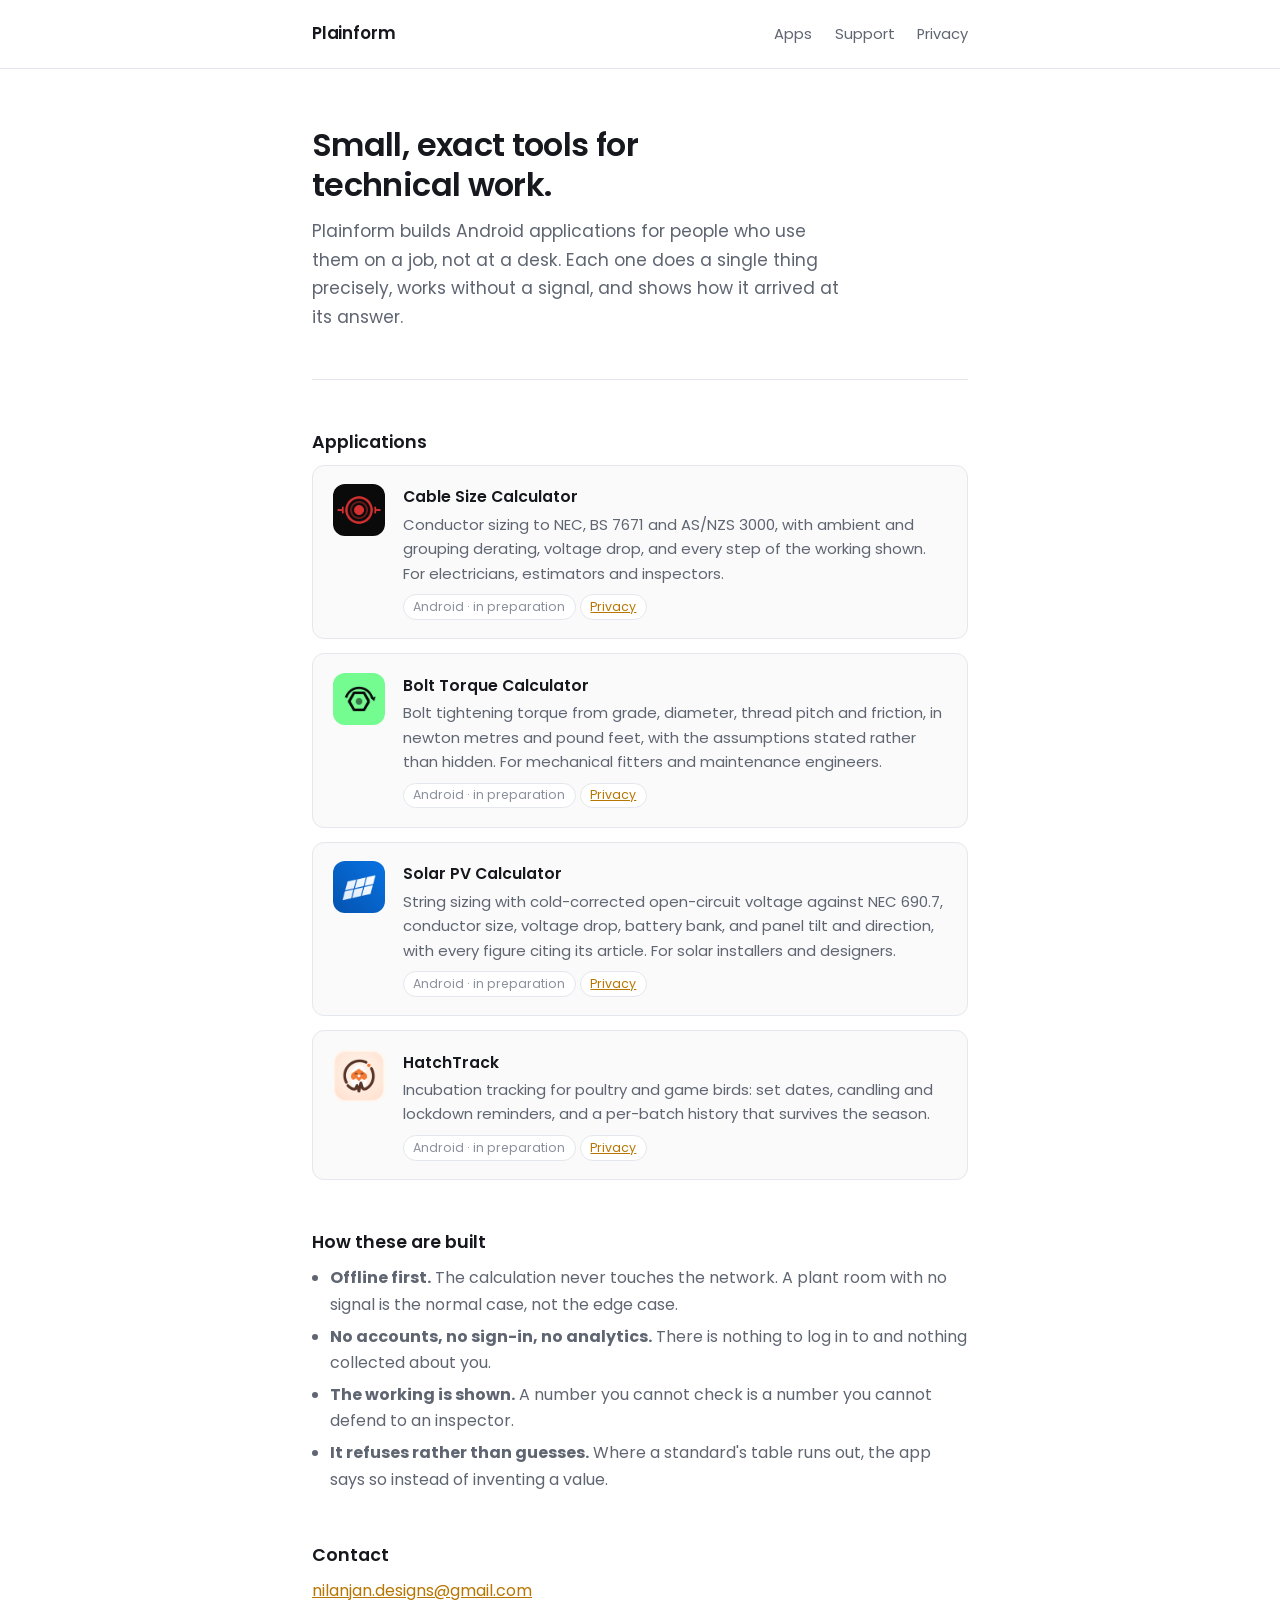
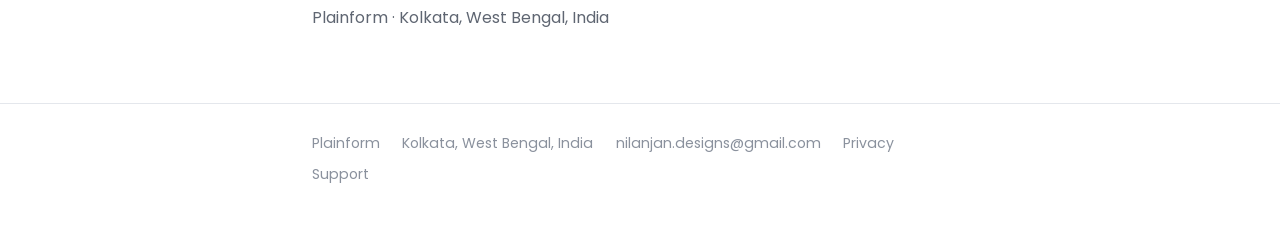
<file: index.html>
<!doctype html>
<html lang="en">
<meta charset="utf-8">
<meta name="viewport" content="width=device-width,initial-scale=1">
<title>Plainform — small, exact tools for technical work</title>
<meta name="description" content="Plainform builds Android tools for trades and technical work. Offline-first, no accounts; your work stays on your device.">
<link rel="icon" href="icon.png">
<link rel="preconnect" href="https://fonts.googleapis.com">
<link rel="preconnect" href="https://fonts.gstatic.com" crossorigin>
<link href="https://fonts.googleapis.com/css2?family=Poppins:wght@400;500;600&display=swap" rel="stylesheet">
<link rel="stylesheet" href="style.css">
<header><div class="wrap">
  <a class="brand" href="./">Plainform</a>
  <nav>
    <a href="./">Apps</a>
    <a href="support.html">Support</a>
    <a href="privacy.html">Privacy</a>
  </nav>
</div></header>
<main class="wrap">
<h1>Small, exact tools for<br>technical work.</h1>
<p class="lead">
  Plainform builds Android applications for people who use them on a job, not
  at a desk. Each one does a single thing precisely, works without a signal,
  and shows how it arrived at its answer.
</p>

<hr class="rule">

<h2>Applications</h2>
<div class="app">
  <img src="icon-cablecalc.png" alt="Cable Size Calculator icon">
  <div>
    <h3>Cable Size Calculator</h3>
    <p>
      Conductor sizing to NEC, BS 7671 and AS/NZS 3000, with ambient and
      grouping derating, voltage drop, and every step of the working shown.
      For electricians, estimators and inspectors.
    </p>
    <span class="tag">Android · in preparation</span>
    <span class="tag"><a href="privacy.html">Privacy</a></span>
  </div>
</div>

<div class="app" style="margin-top:14px">
  <img src="icon-torquecalc.png" alt="Bolt Torque Calculator icon">
  <div>
    <h3>Bolt Torque Calculator</h3>
    <p>
      Bolt tightening torque from grade, diameter, thread pitch and friction,
      in newton metres and pound feet, with the assumptions stated rather than
      hidden. For mechanical fitters and maintenance engineers.
    </p>
    <span class="tag">Android · in preparation</span>
    <span class="tag"><a href="torque-privacy.html">Privacy</a></span>
  </div>
</div>

<div class="app" style="margin-top:14px">
  <img src="icon-pvcalc.png" alt="Solar PV Calculator icon">
  <div>
    <h3>Solar PV Calculator</h3>
    <p>
      String sizing with cold-corrected open-circuit voltage against NEC 690.7,
      conductor size, voltage drop, battery bank, and panel tilt and direction,
      with every figure citing its article. For solar installers and designers.
    </p>
    <span class="tag">Android · in preparation</span>
    <span class="tag"><a href="pv-privacy.html">Privacy</a></span>
  </div>
</div>

<div class="app" style="margin-top:14px">
  <img src="icon-hatchtrack.png" alt="HatchTrack icon">
  <div>
    <h3>HatchTrack</h3>
    <p>
      Incubation tracking for poultry and game birds: set dates, candling and
      lockdown reminders, and a per-batch history that survives the season.
    </p>
    <span class="tag">Android · in preparation</span>
    <span class="tag"><a href="hatchtrack-privacy.html">Privacy</a></span>
  </div>
</div>

<h2>How these are built</h2>
<ul class="plain">
  <li><strong>Offline first.</strong> The calculation never touches the network. A plant room with no signal is the normal case, not the edge case.</li>
  <li><strong>No accounts, no sign-in, no analytics.</strong> There is nothing to log in to and nothing collected about you.</li>
  <li><strong>The working is shown.</strong> A number you cannot check is a number you cannot defend to an inspector.</li>
  <li><strong>It refuses rather than guesses.</strong> Where a standard's table runs out, the app says so instead of inventing a value.</li>
</ul>

<h2>Contact</h2>
<p class="muted">
  <a href="mailto:nilanjan.designs@gmail.com">nilanjan.designs@gmail.com</a><br>
  Plainform · Kolkata, West Bengal, India
</p>
</main>
<footer><div class="wrap">
  <span>Plainform</span>
  <span>Kolkata, West Bengal, India</span>
  <a href="mailto:nilanjan.designs@gmail.com">nilanjan.designs@gmail.com</a>
  <a href="privacy.html">Privacy</a>
  <a href="support.html">Support</a>
</div></footer>
</html>
</file>
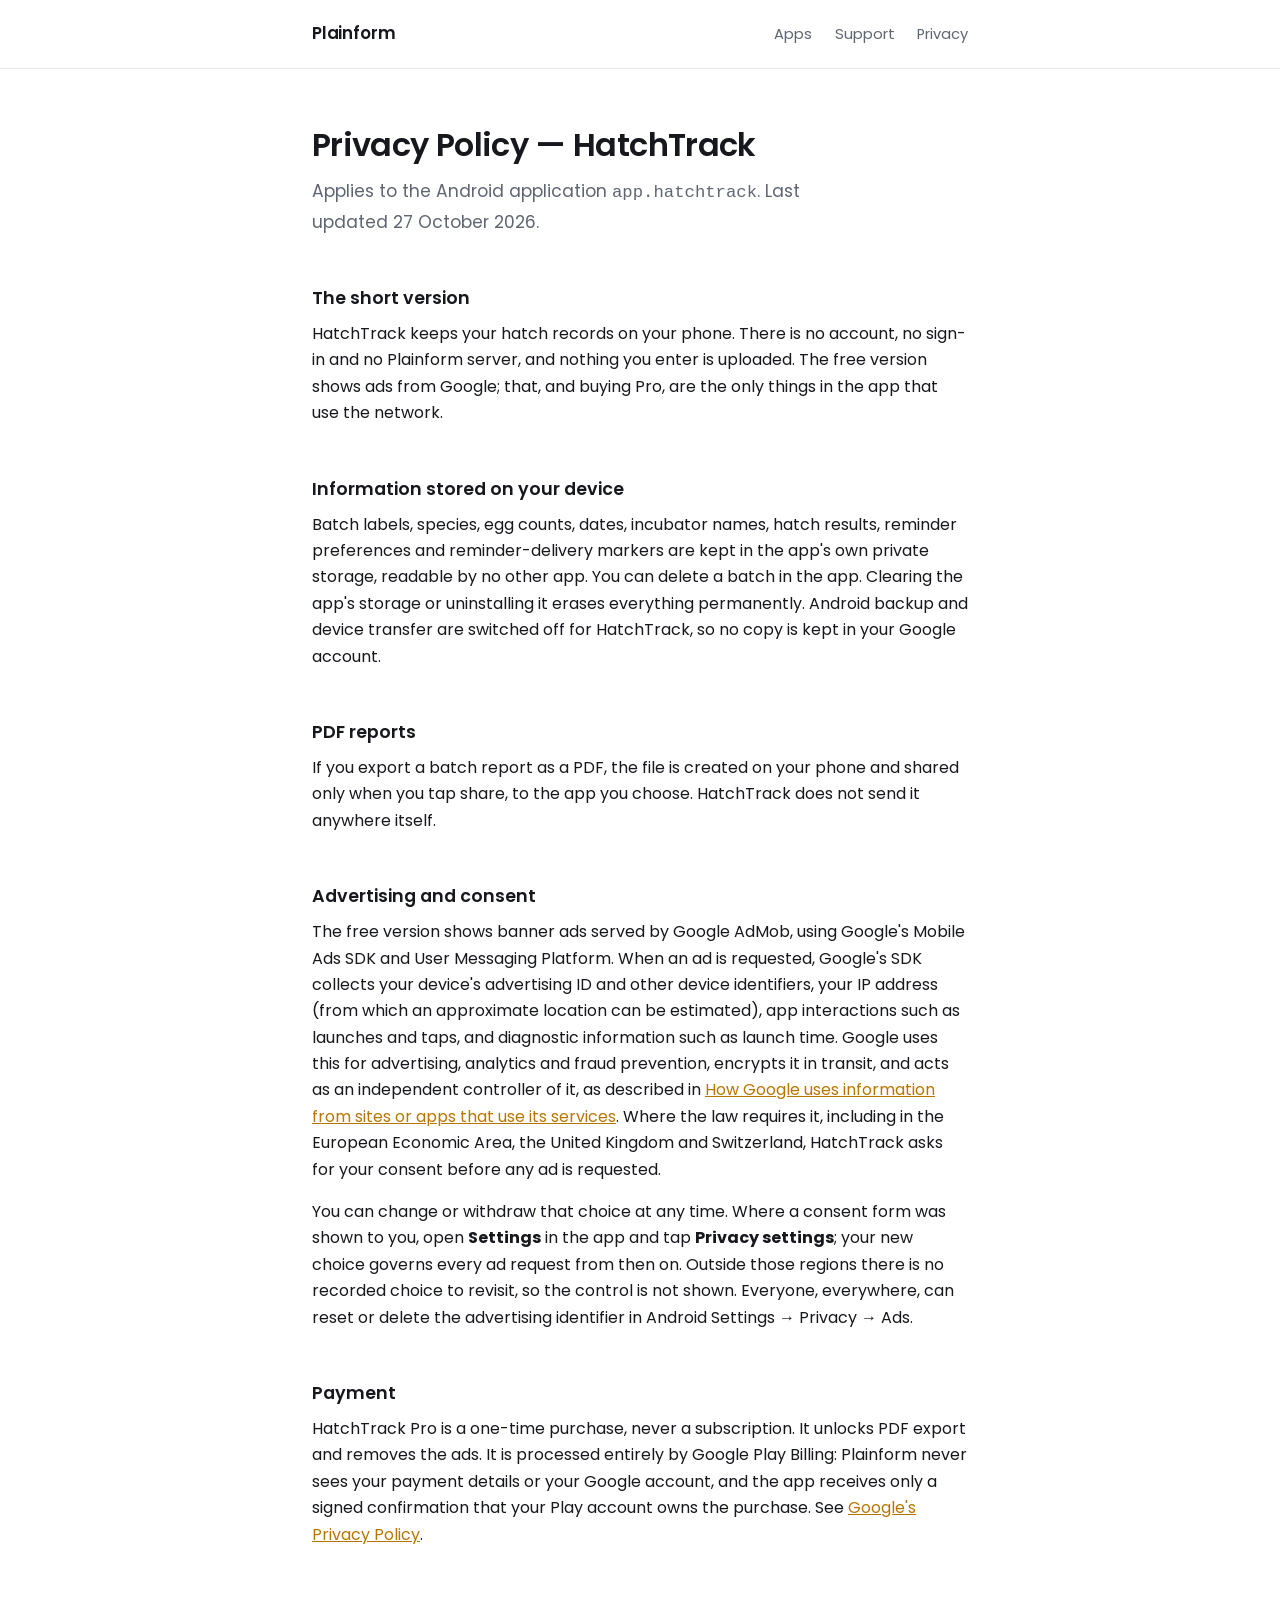
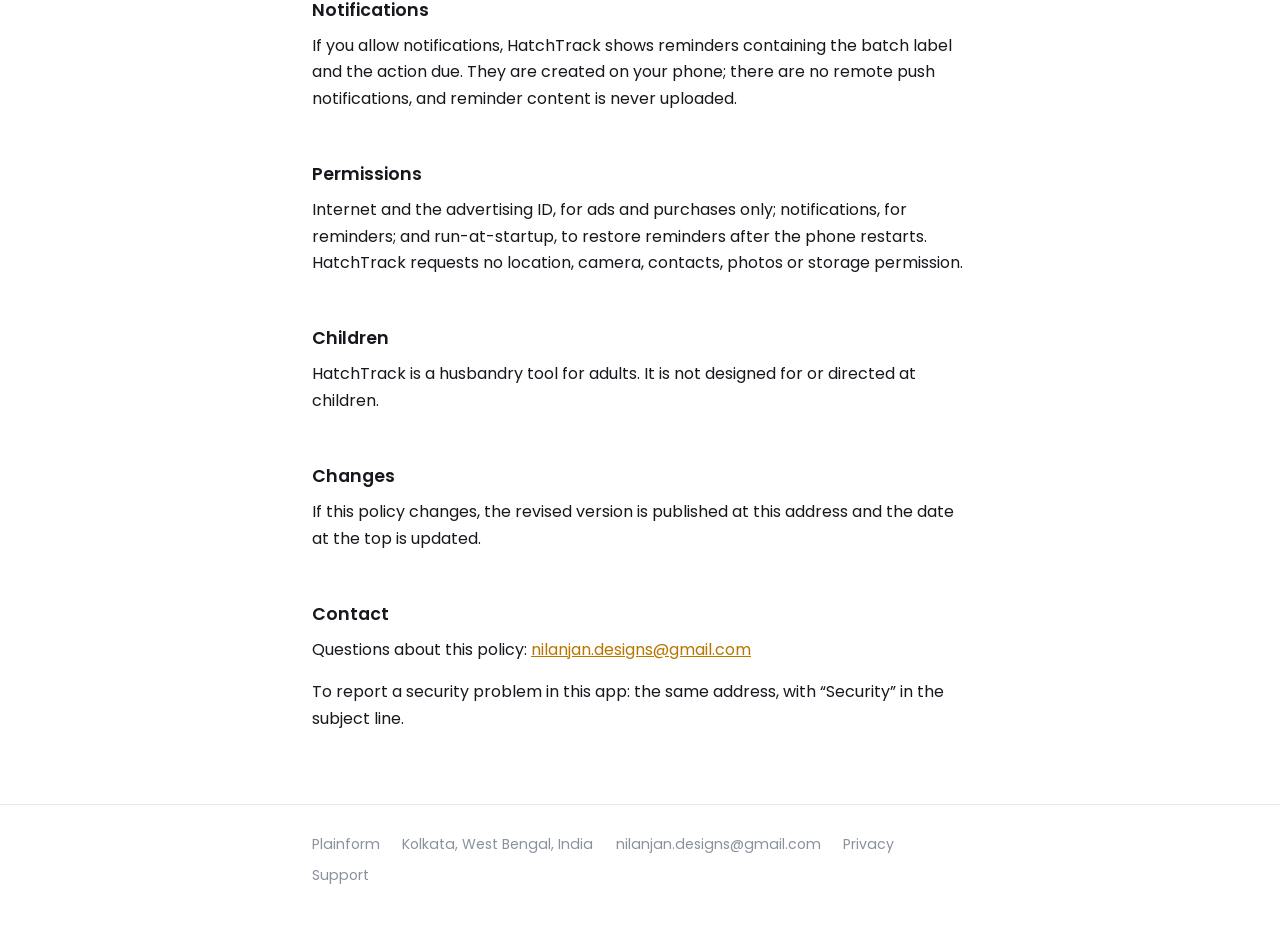
<file: hatchtrack-privacy.html>
<!doctype html>
<html lang="en">
<meta charset="utf-8">
<meta name="viewport" content="width=device-width,initial-scale=1">
<title>Privacy Policy — HatchTrack — Plainform</title>
<meta name="description" content="Privacy policy for the HatchTrack Android application by Plainform.">
<link rel="icon" href="icon.png">
<link rel="preconnect" href="https://fonts.googleapis.com">
<link rel="preconnect" href="https://fonts.gstatic.com" crossorigin>
<link href="https://fonts.googleapis.com/css2?family=Poppins:wght@400;500;600&display=swap" rel="stylesheet">
<link rel="stylesheet" href="style.css">
<header><div class="wrap">
  <a class="brand" href="./">Plainform</a>
  <nav>
    <a href="./">Apps</a>
    <a href="support.html">Support</a>
    <a href="privacy.html">Privacy</a>
  </nav>
</div></header>
<main class="wrap">
<h1>Privacy Policy — HatchTrack</h1>
<p class="lead">Applies to the Android application <code>app.hatchtrack</code>. Last updated 27 October 2026.</p>

<h2>The short version</h2>
<p>
  HatchTrack keeps your hatch records on your phone. There is no account, no
  sign-in and no Plainform server, and nothing you enter is uploaded. The free
  version shows ads from Google; that, and buying Pro, are the only things in
  the app that use the network.
</p>

<h2>Information stored on your device</h2>
<p>
  Batch labels, species, egg counts, dates, incubator names, hatch results,
  reminder preferences and reminder-delivery markers are kept in the app's own
  private storage, readable by no other app. You can delete a batch in the app.
  Clearing the app's storage or uninstalling it erases everything permanently.
  Android backup and device transfer are switched off for HatchTrack, so no
  copy is kept in your Google account.
</p>

<h2>PDF reports</h2>
<p>
  If you export a batch report as a PDF, the file is created on your phone and
  shared only when you tap share, to the app you choose. HatchTrack does not
  send it anywhere itself.
</p>

<h2>Advertising and consent</h2>
<p>
  The free version shows banner ads served by Google AdMob, using Google's
  Mobile Ads SDK and User Messaging Platform. When an ad is requested, Google's
  SDK collects your device's advertising ID and other device identifiers, your
  IP address (from which an approximate location can be estimated), app
  interactions such as launches and taps, and diagnostic information such as
  launch time. Google uses this for advertising, analytics and fraud
  prevention, encrypts it in transit, and acts as an independent controller of
  it, as described in
  <a href="https://policies.google.com/technologies/partner-sites">How Google uses information from sites or apps that use its services</a>.
  Where the law requires it, including in the European Economic Area, the
  United Kingdom and Switzerland, HatchTrack asks for your consent before any
  ad is requested.
</p>
<p>
  You can change or withdraw that choice at any time. Where a consent form was
  shown to you, open <strong>Settings</strong> in the app and tap
  <strong>Privacy settings</strong>; your new choice governs every ad request
  from then on. Outside those regions there is no recorded choice to revisit,
  so the control is not shown. Everyone, everywhere, can reset or delete the
  advertising identifier in Android Settings &rarr; Privacy &rarr; Ads.
</p>

<h2>Payment</h2>
<p>
  HatchTrack Pro is a one-time purchase, never a subscription. It unlocks PDF
  export and removes the ads. It is processed entirely by Google Play Billing:
  Plainform never sees your payment details or your Google account, and the app
  receives only a signed confirmation that your Play account owns the purchase.
  See <a href="https://policies.google.com/privacy">Google's Privacy Policy</a>.
</p>

<h2>Notifications</h2>
<p>
  If you allow notifications, HatchTrack shows reminders containing the batch
  label and the action due. They are created on your phone; there are no
  remote push notifications, and reminder content is never uploaded.
</p>

<h2>Permissions</h2>
<p>
  Internet and the advertising ID, for ads and purchases only; notifications,
  for reminders; and run-at-startup, to restore reminders after the phone
  restarts. HatchTrack requests no location, camera, contacts, photos or
  storage permission.
</p>

<h2>Children</h2>
<p>HatchTrack is a husbandry tool for adults. It is not designed for or directed at children.</p>

<h2>Changes</h2>
<p>
  If this policy changes, the revised version is published at this address and
  the date at the top is updated.
</p>

<h2>Contact</h2>
<p>Questions about this policy: <a href="mailto:nilanjan.designs@gmail.com">nilanjan.designs@gmail.com</a></p>
<p>To report a security problem in this app: the same address, with &ldquo;Security&rdquo; in the subject line.</p>
</main>

<footer><div class="wrap">
  <span>Plainform</span>
  <span>Kolkata, West Bengal, India</span>
  <a href="mailto:nilanjan.designs@gmail.com">nilanjan.designs@gmail.com</a>
  <a href="privacy.html">Privacy</a>
  <a href="support.html">Support</a>
</div></footer>
</html>
</file>
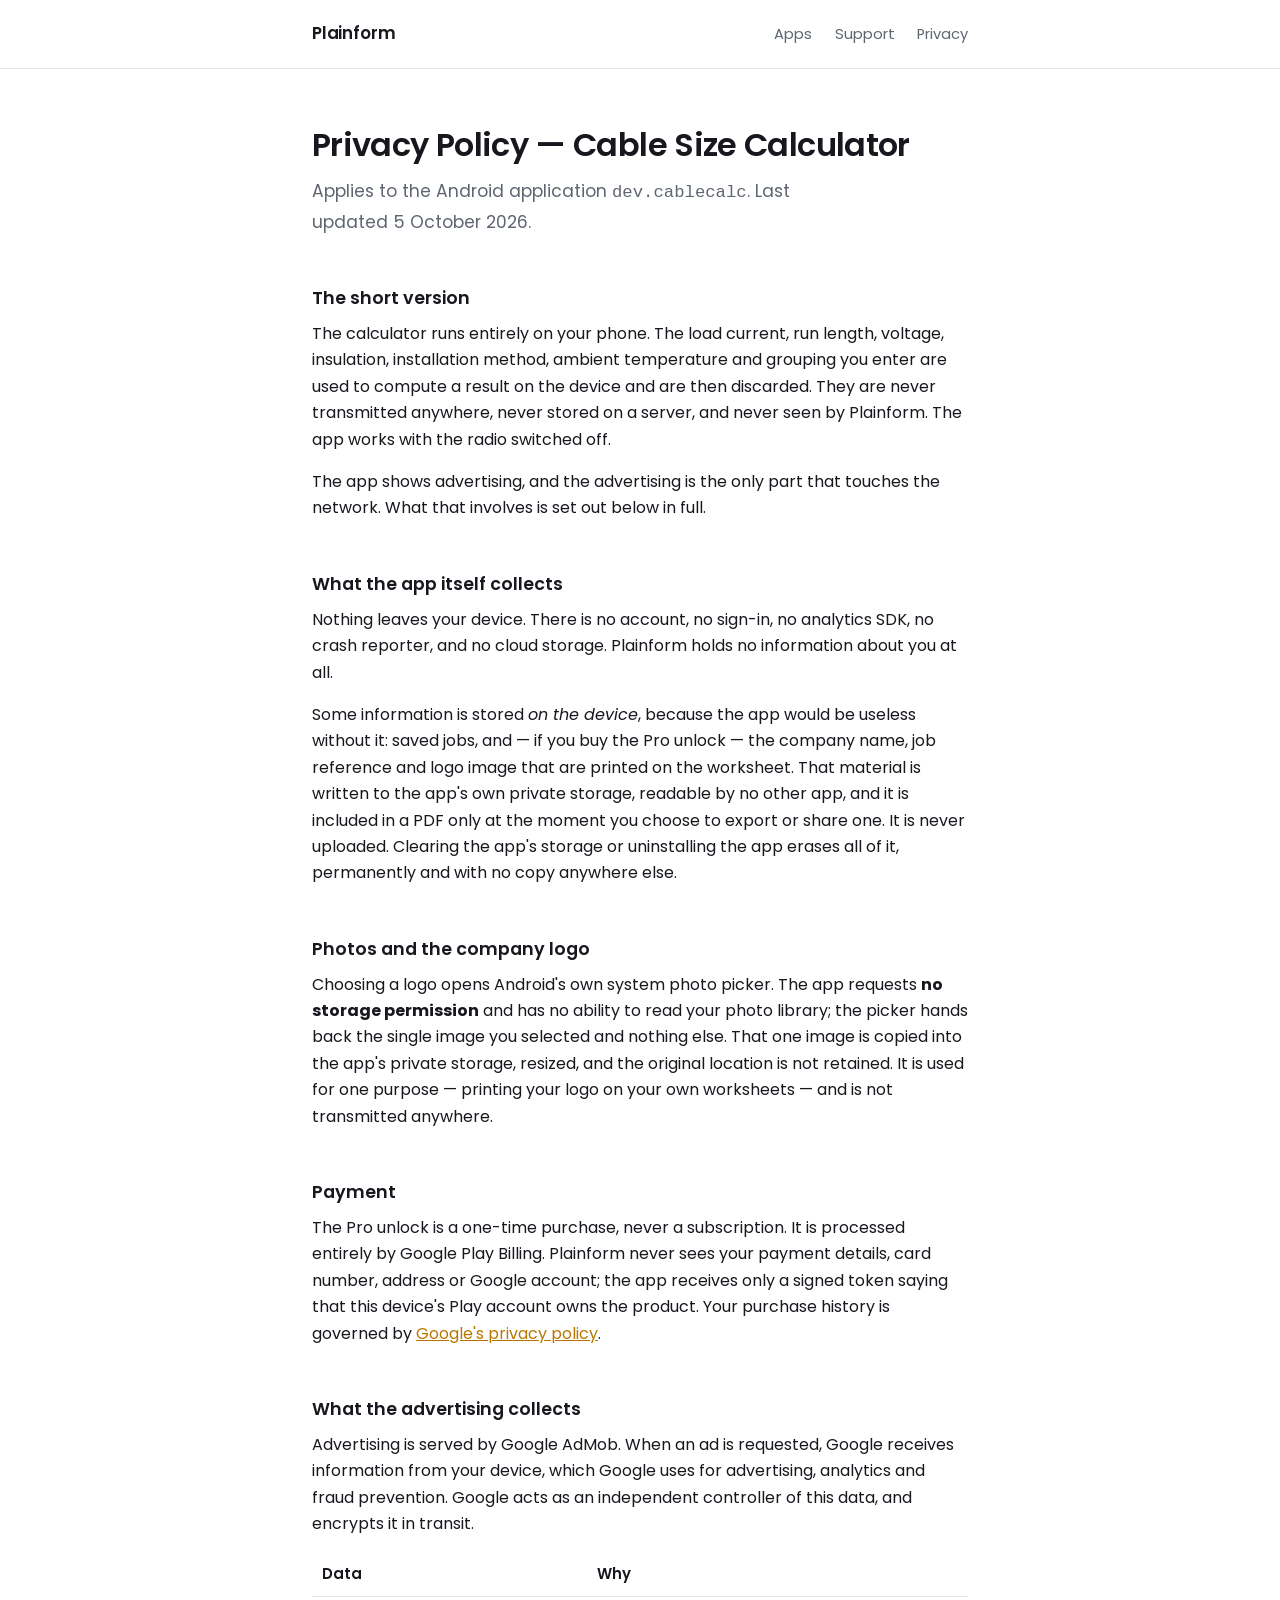
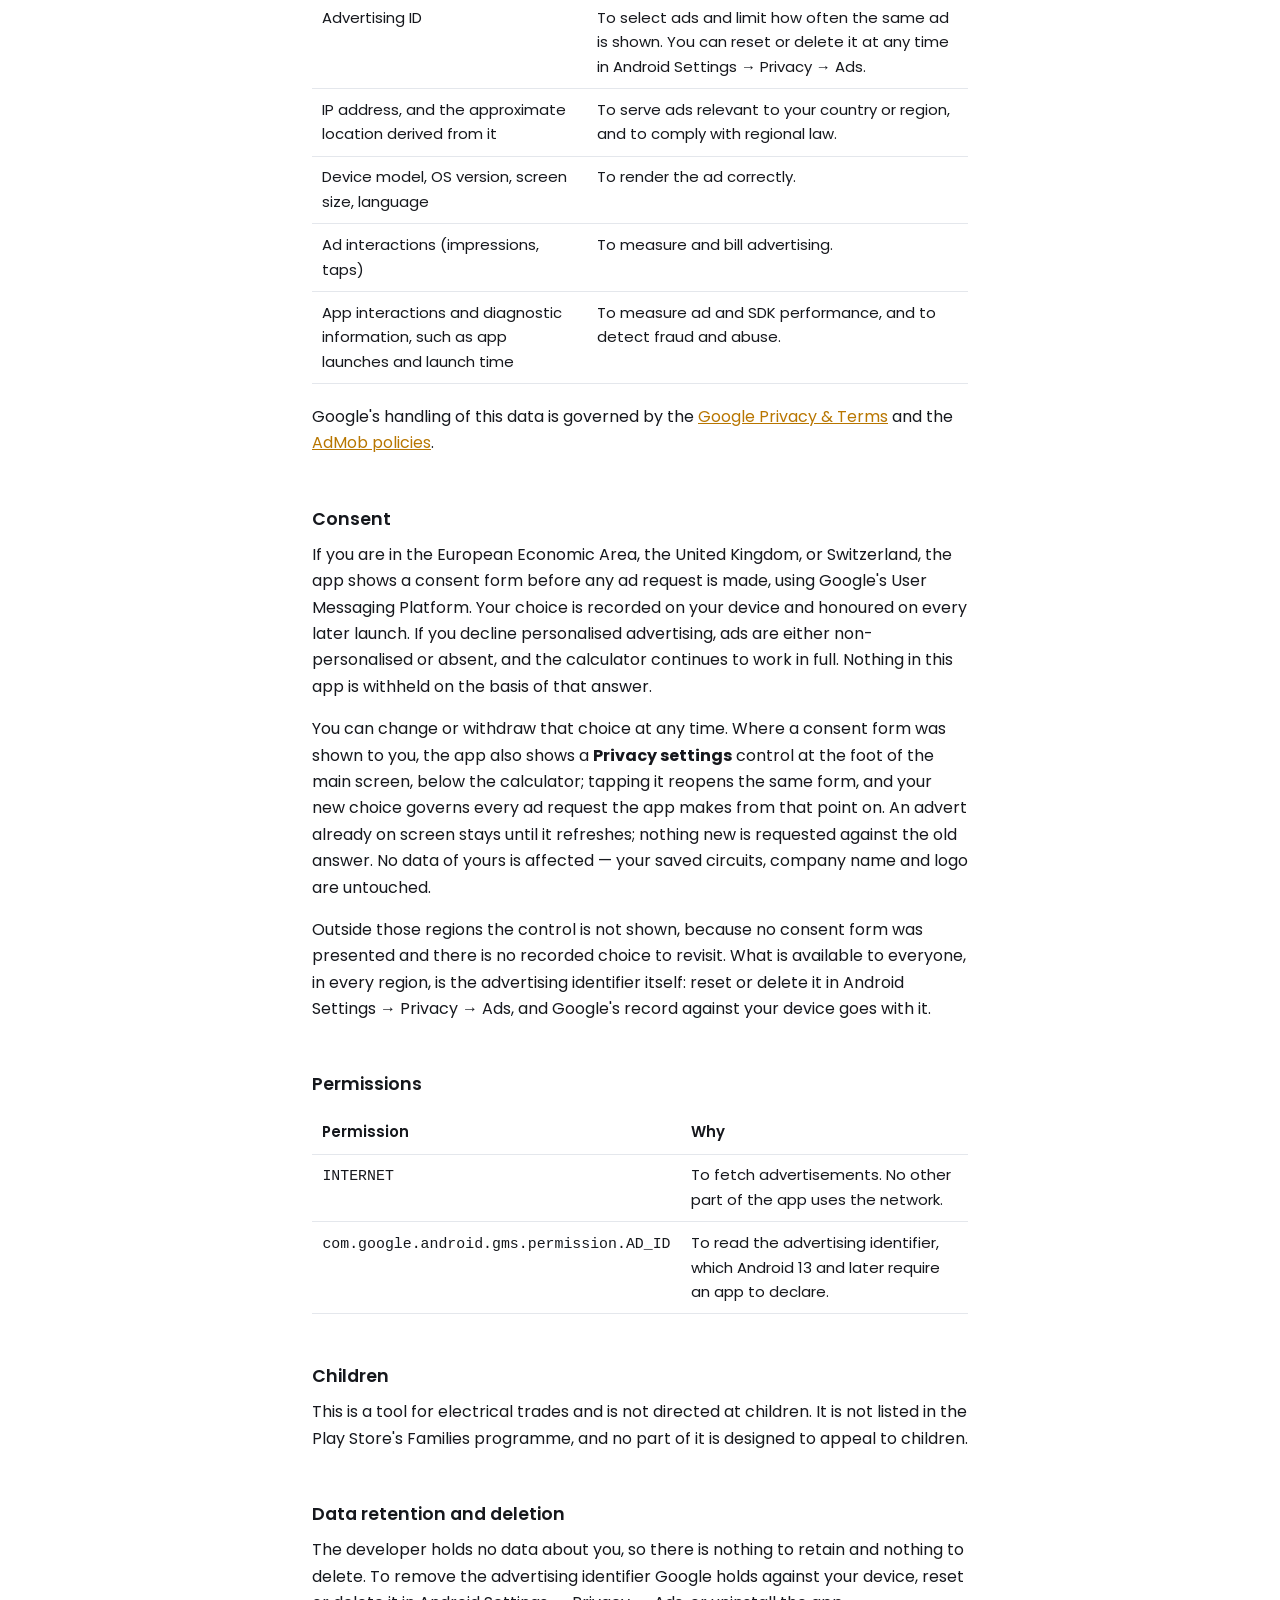
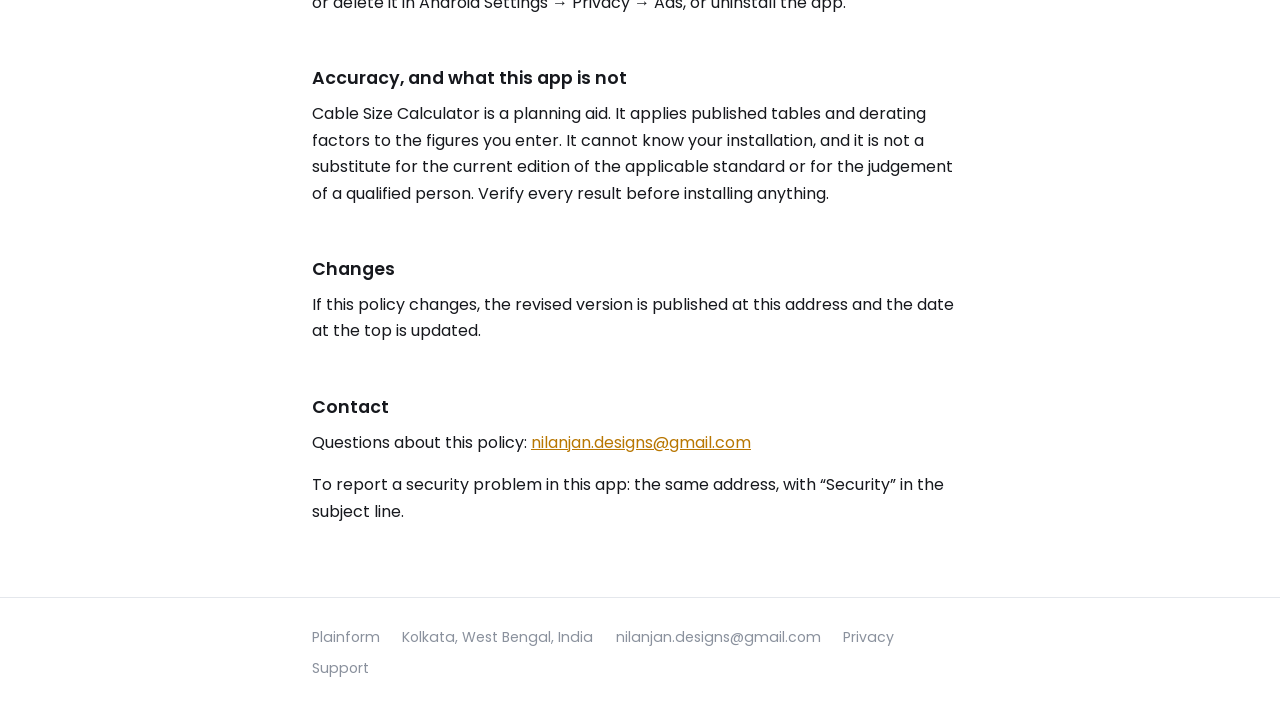
<file: privacy.html>
<!doctype html>
<html lang="en">
<meta charset="utf-8">
<meta name="viewport" content="width=device-width,initial-scale=1">
<title>Privacy Policy — Cable Size Calculator — Plainform</title>
<meta name="description" content="Privacy policy for the Cable Size Calculator Android application by Plainform.">
<link rel="icon" href="icon.png">
<link rel="preconnect" href="https://fonts.googleapis.com">
<link rel="preconnect" href="https://fonts.gstatic.com" crossorigin>
<link href="https://fonts.googleapis.com/css2?family=Poppins:wght@400;500;600&display=swap" rel="stylesheet">
<link rel="stylesheet" href="style.css">
<header><div class="wrap">
  <a class="brand" href="./">Plainform</a>
  <nav>
    <a href="./">Apps</a>
    <a href="support.html">Support</a>
    <a href="privacy.html">Privacy</a>
  </nav>
</div></header>
<main class="wrap">
<h1>Privacy Policy — Cable Size Calculator</h1>
<p class="lead">Applies to the Android application <code>dev.cablecalc</code>. Last updated 5 October 2026.</p>

<h2>The short version</h2>
<p>
  The calculator runs entirely on your phone. The load current, run length,
  voltage, insulation, installation method, ambient temperature and grouping
  you enter are used to compute a result on the device and are then discarded.
  They are never transmitted anywhere, never stored on a server, and never
  seen by Plainform. The app works with the radio switched off.
</p>
<p>
  The app shows advertising, and the advertising is the only part that touches
  the network. What that involves is set out below in full.
</p>

<h2>What the app itself collects</h2>
<p>
  Nothing leaves your device. There is no account, no sign-in, no analytics
  SDK, no crash reporter, and no cloud storage. Plainform holds no information
  about you at all.
</p>
<p>
  Some information is stored <em>on the device</em>, because the app would be
  useless without it: saved jobs, and &mdash; if you buy the Pro unlock &mdash; the
  company name, job reference and logo image that are printed on the worksheet.
  That material is written to the app's own private storage, readable by no
  other app, and it is included in a PDF only at the moment you choose to
  export or share one. It is never uploaded. Clearing the app's storage or
  uninstalling the app erases all of it, permanently and with no copy anywhere
  else.
</p>

<h2>Photos and the company logo</h2>
<p>
  Choosing a logo opens Android's own system photo picker. The app requests
  <strong>no storage permission</strong> and has no ability to read your photo
  library; the picker hands back the single image you selected and nothing
  else. That one image is copied into the app's private storage, resized, and
  the original location is not retained. It is used for one purpose &mdash;
  printing your logo on your own worksheets &mdash; and is not transmitted
  anywhere.
</p>

<h2>Payment</h2>
<p>
  The Pro unlock is a one-time purchase, never a subscription. It is processed
  entirely by Google Play Billing. Plainform never sees your payment details,
  card number, address or Google account; the app receives only a signed token
  saying that this device's Play account owns the product. Your purchase
  history is governed by
  <a href="https://policies.google.com/privacy">Google's privacy policy</a>.
</p>

<h2>What the advertising collects</h2>
<p>
  Advertising is served by Google AdMob. When an ad is requested, Google
  receives information from your device, which Google uses for advertising,
  analytics and fraud prevention. Google acts as an independent controller of
  this data, and encrypts it in transit.
</p>
<table>
  <tr><th>Data</th><th>Why</th></tr>
  <tr><td>Advertising ID</td><td>To select ads and limit how often the same ad is shown. You can reset or delete it at any time in Android Settings → Privacy → Ads.</td></tr>
  <tr><td>IP address, and the approximate location derived from it</td><td>To serve ads relevant to your country or region, and to comply with regional law.</td></tr>
  <tr><td>Device model, OS version, screen size, language</td><td>To render the ad correctly.</td></tr>
  <tr><td>Ad interactions (impressions, taps)</td><td>To measure and bill advertising.</td></tr>
  <tr><td>App interactions and diagnostic information, such as app launches and launch time</td><td>To measure ad and SDK performance, and to detect fraud and abuse.</td></tr>
</table>
<p>
  Google's handling of this data is governed by the
  <a href="https://policies.google.com/technologies/partner-sites">Google Privacy &amp; Terms</a>
  and the
  <a href="https://support.google.com/admob/answer/6128543">AdMob policies</a>.
</p>

<h2>Consent</h2>
<p>
  If you are in the European Economic Area, the United Kingdom, or Switzerland,
  the app shows a consent form before any ad request is made, using Google's
  User Messaging Platform. Your choice is recorded on your device and honoured
  on every later launch. If you decline personalised advertising, ads are
  either non-personalised or absent, and the calculator continues to work in
  full. Nothing in this app is withheld on the basis of that answer.
</p>
<p>
  You can change or withdraw that choice at any time. Where a consent form was
  shown to you, the app also shows a <strong>Privacy settings</strong> control
  at the foot of the main screen, below the calculator; tapping it reopens the
  same form, and your new choice governs every ad request the app makes from
  that point on. An advert already on screen stays until it refreshes; nothing
  new is requested against the old answer. No data of yours is affected — your
  saved circuits, company name and logo are untouched.
</p>
<p>
  Outside those regions the control is not shown, because no consent form was
  presented and there is no recorded choice to revisit. What is available to
  everyone, in every region, is the advertising identifier itself: reset or
  delete it in Android Settings → Privacy → Ads, and Google's record against
  your device goes with it.
</p>

<h2>Permissions</h2>
<table>
  <tr><th>Permission</th><th>Why</th></tr>
  <tr><td><code>INTERNET</code></td><td>To fetch advertisements. No other part of the app uses the network.</td></tr>
  <tr><td><code>com.google.android.gms.permission.AD_ID</code></td><td>To read the advertising identifier, which Android 13 and later require an app to declare.</td></tr>
</table>

<h2>Children</h2>
<p>
  This is a tool for electrical trades and is not directed at children. It is
  not listed in the Play Store's Families programme, and no part of it is
  designed to appeal to children.
</p>

<h2>Data retention and deletion</h2>
<p>
  The developer holds no data about you, so there is nothing to retain and
  nothing to delete. To remove the advertising identifier Google holds against
  your device, reset or delete it in Android Settings → Privacy → Ads, or
  uninstall the app.
</p>

<h2>Accuracy, and what this app is not</h2>
<p>
  Cable Size Calculator is a planning aid. It applies published tables and
  derating factors to the figures you enter. It cannot know your installation,
  and it is not a substitute for the current edition of the applicable standard
  or for the judgement of a qualified person. Verify every result before
  installing anything.
</p>

<h2>Changes</h2>
<p>
  If this policy changes, the revised version is published at this address and
  the date at the top is updated.
</p>

<h2>Contact</h2>
<p>Questions about this policy: <a href="mailto:nilanjan.designs@gmail.com">nilanjan.designs@gmail.com</a></p>
<p>To report a security problem in this app: the same address, with &ldquo;Security&rdquo; in the subject line.</p>
</main>
<footer><div class="wrap">
  <span>Plainform</span>
  <span>Kolkata, West Bengal, India</span>
  <a href="mailto:nilanjan.designs@gmail.com">nilanjan.designs@gmail.com</a>
  <a href="privacy.html">Privacy</a>
  <a href="support.html">Support</a>
</div></footer>
</html>
</file>
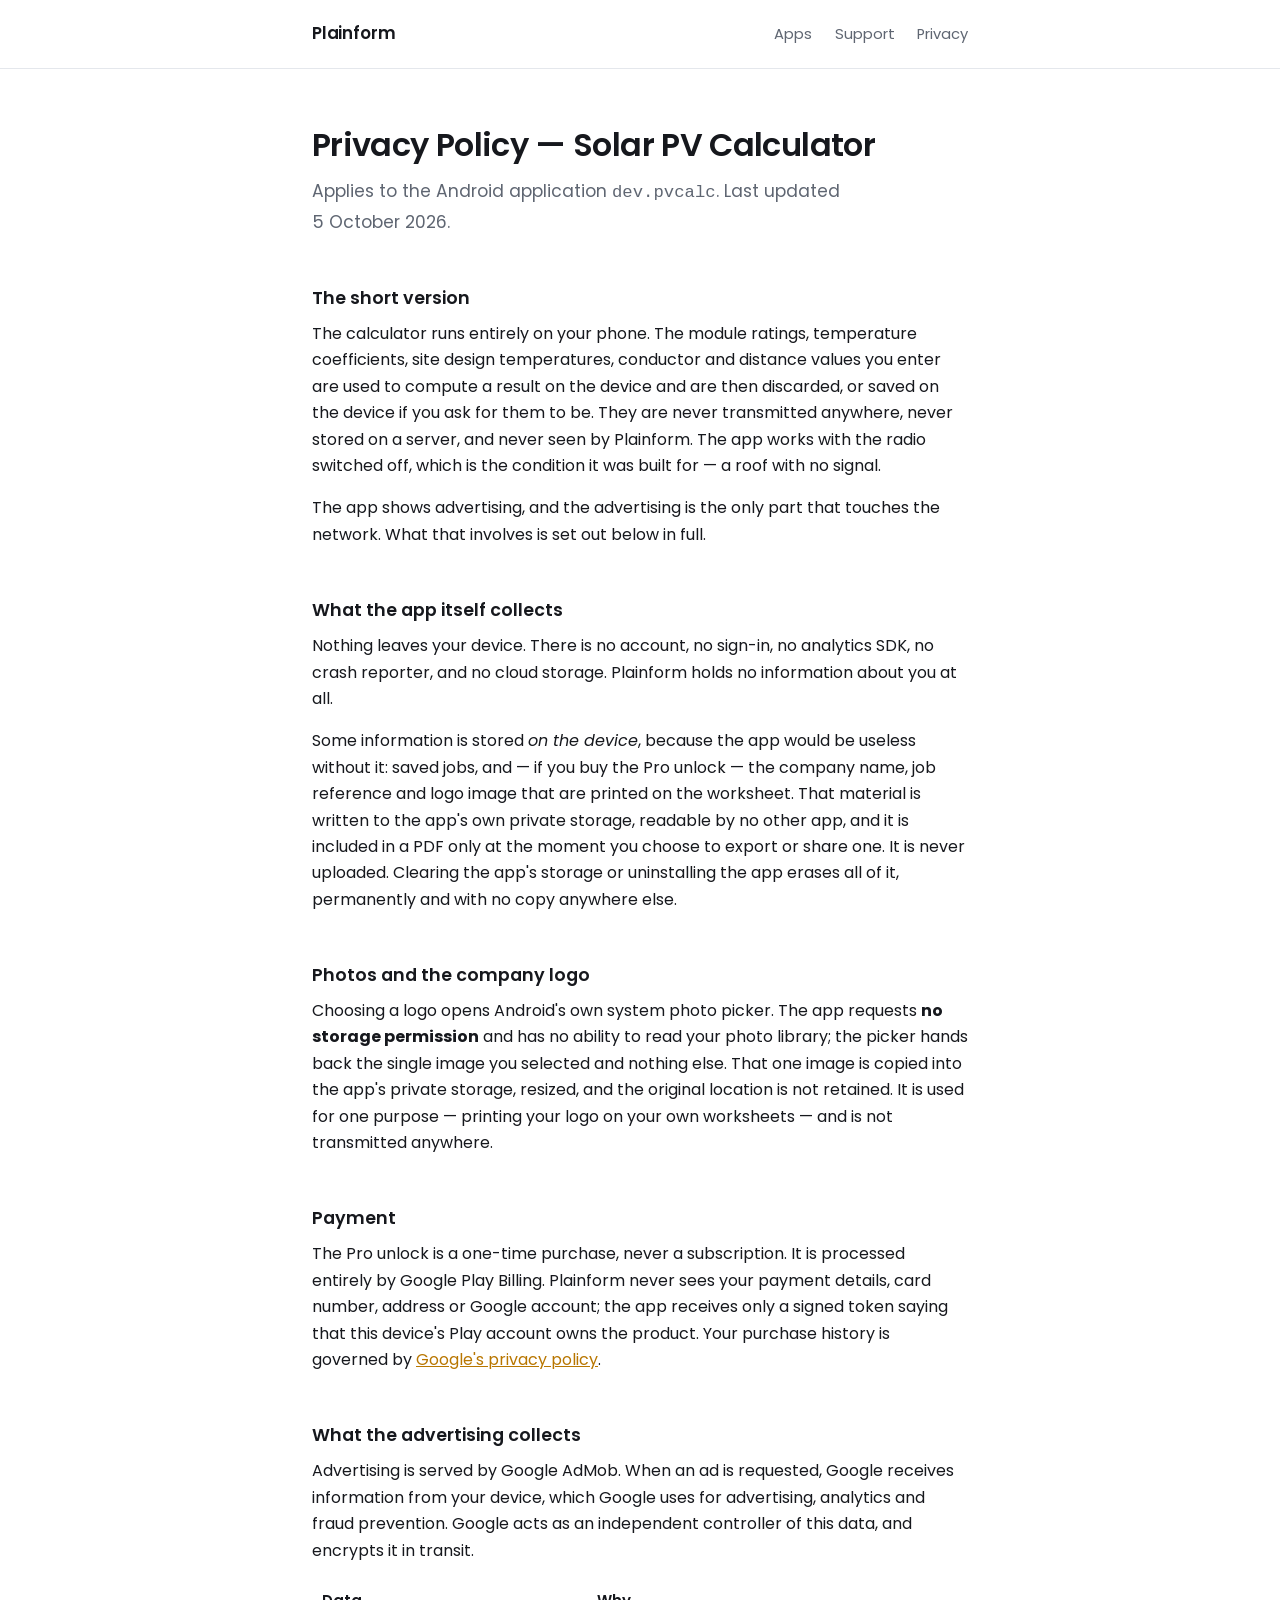
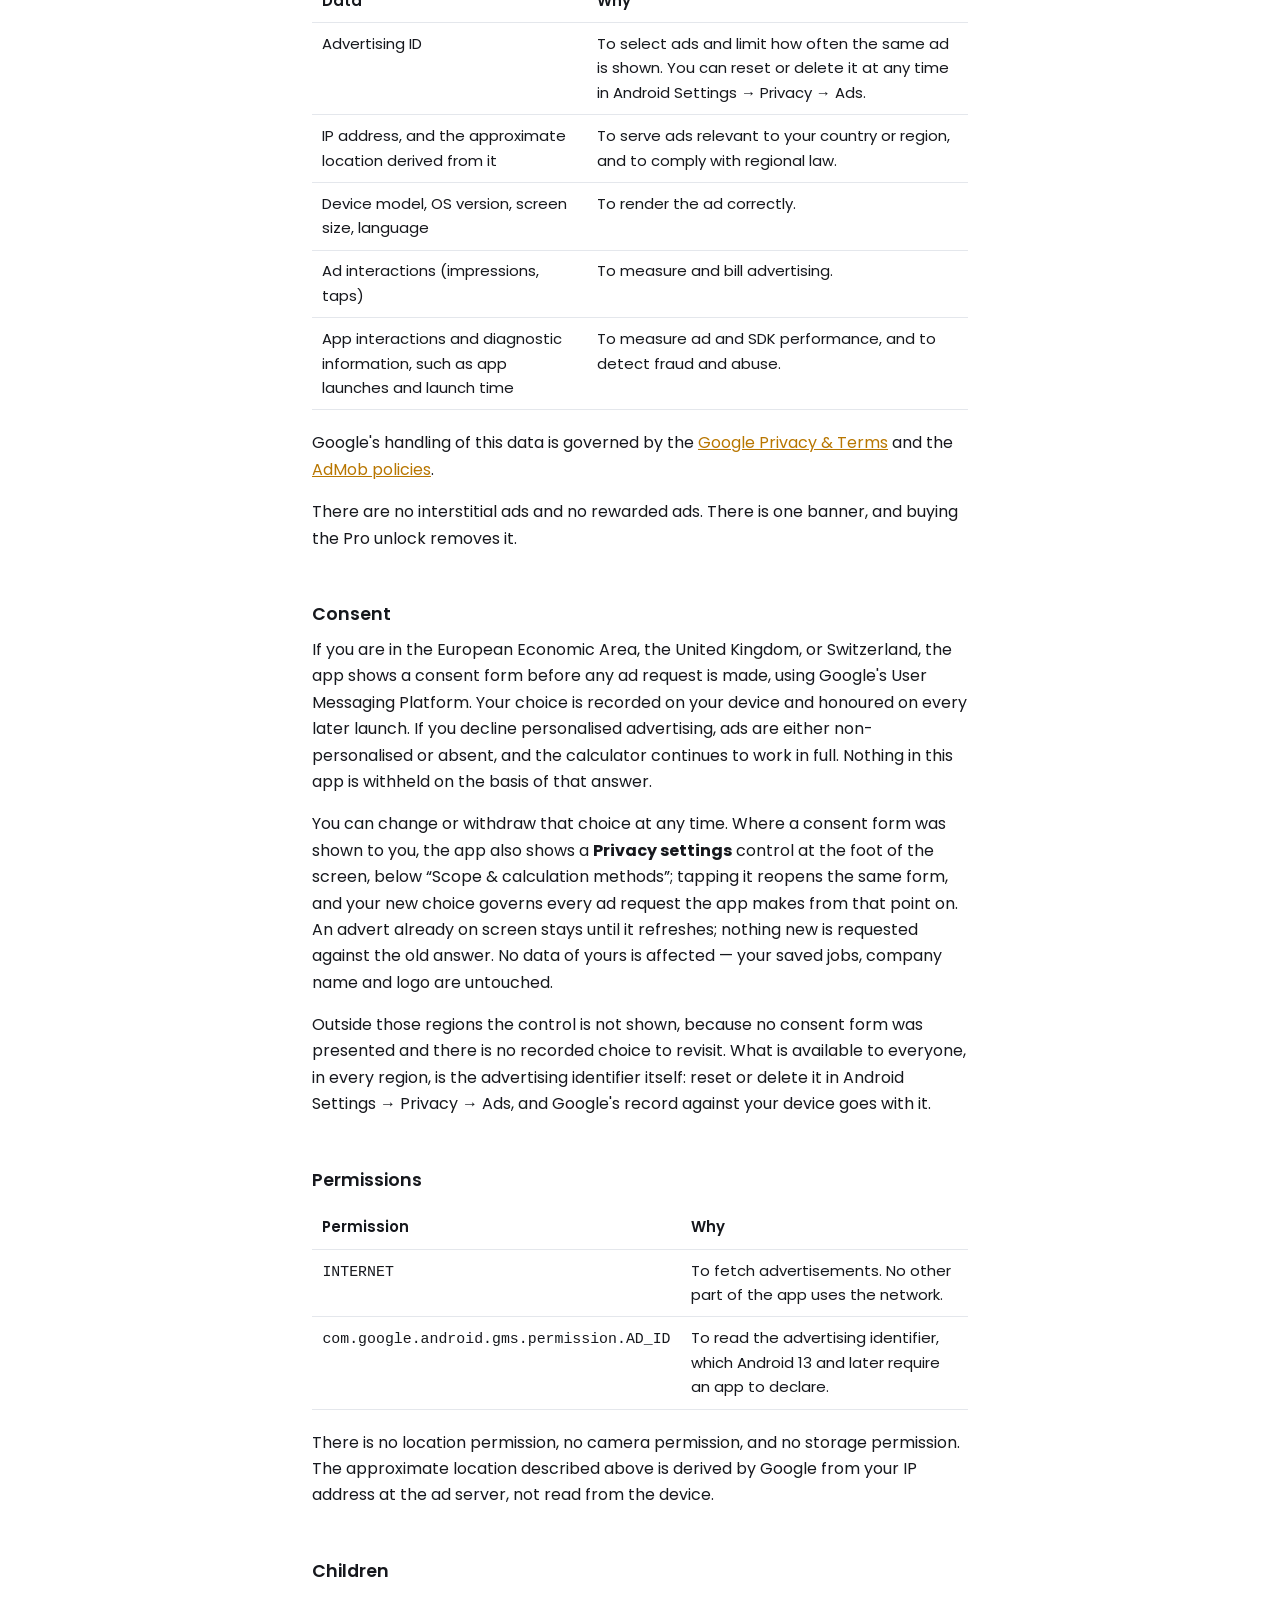
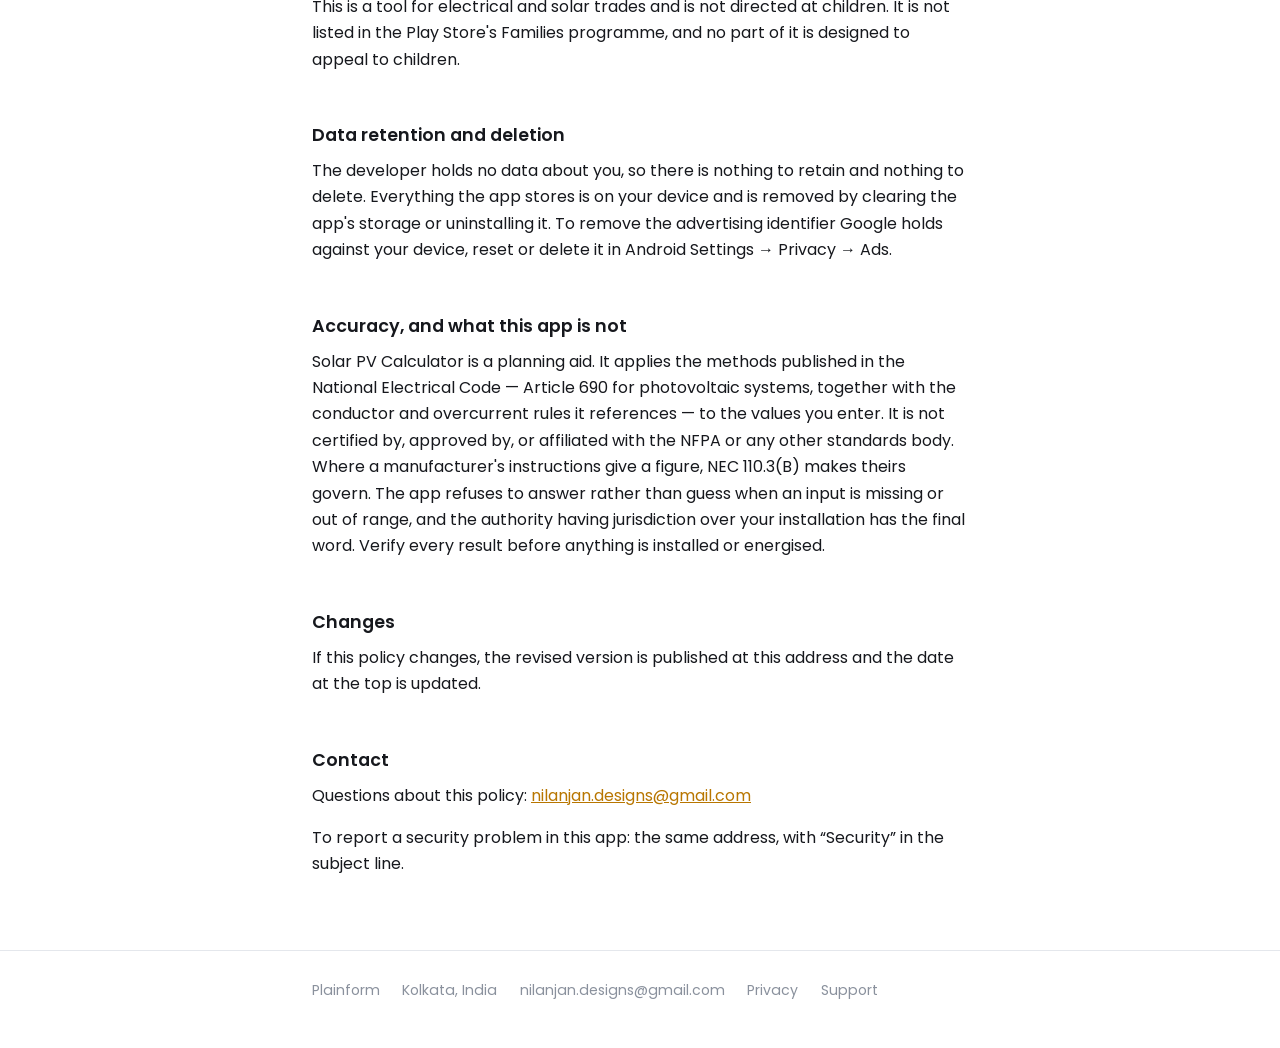
<file: pv-privacy.html>
<!doctype html>
<html lang="en">
<meta charset="utf-8">
<meta name="viewport" content="width=device-width,initial-scale=1">
<title>Privacy Policy — Solar PV Calculator — Plainform</title>
<meta name="description" content="Privacy policy for the Solar PV Calculator Android application by Plainform.">
<link rel="icon" href="icon.png">
<link rel="preconnect" href="https://fonts.googleapis.com">
<link rel="preconnect" href="https://fonts.gstatic.com" crossorigin>
<link href="https://fonts.googleapis.com/css2?family=Poppins:wght@400;500;600&display=swap" rel="stylesheet">
<link rel="stylesheet" href="style.css">
<header><div class="wrap">
  <a class="brand" href="./">Plainform</a>
  <nav>
    <a href="./">Apps</a>
    <a href="support.html">Support</a>
    <a href="privacy.html">Privacy</a>
  </nav>
</div></header>
<main class="wrap">
<h1>Privacy Policy — Solar PV Calculator</h1>
<p class="lead">Applies to the Android application <code>dev.pvcalc</code>. Last updated 5 October 2026.</p>

<h2>The short version</h2>
<p>
  The calculator runs entirely on your phone. The module ratings, temperature
  coefficients, site design temperatures, conductor and distance values you
  enter are used to compute a result on the device and are then discarded, or
  saved on the device if you ask for them to be.
  They are never transmitted anywhere, never stored on a server, and never
  seen by Plainform. The app works with the radio switched off, which is the
  condition it was built for — a roof with no signal.
</p>
<p>
  The app shows advertising, and the advertising is the only part that touches
  the network. What that involves is set out below in full.
</p>

<h2>What the app itself collects</h2>
<p>
  Nothing leaves your device. There is no account, no sign-in, no analytics
  SDK, no crash reporter, and no cloud storage. Plainform holds no information
  about you at all.
</p>
<p>
  Some information is stored <em>on the device</em>, because the app would be
  useless without it: saved jobs, and — if you buy the Pro unlock — the company
  name, job reference and logo image that are printed on the worksheet. That
  material is written to the app's own private storage, readable by no other
  app, and it is included in a PDF only at the moment you choose to export or
  share one. It is never uploaded. Clearing the app's storage or uninstalling
  the app erases all of it, permanently and with no copy anywhere else.
</p>

<h2>Photos and the company logo</h2>
<p>
  Choosing a logo opens Android's own system photo picker. The app requests
  <strong>no storage permission</strong> and has no ability to read your photo
  library; the picker hands back the single image you selected and nothing
  else. That one image is copied into the app's private storage, resized, and
  the original location is not retained. It is used for one purpose — printing
  your logo on your own worksheets — and is not transmitted anywhere.
</p>

<h2>Payment</h2>
<p>
  The Pro unlock is a one-time purchase, never a subscription. It is processed
  entirely by Google Play Billing. Plainform never sees your payment details,
  card number, address or Google account; the app receives only a signed token
  saying that this device's Play account owns the product. Your purchase
  history is governed by
  <a href="https://policies.google.com/privacy">Google's privacy policy</a>.
</p>

<h2>What the advertising collects</h2>
<p>
  Advertising is served by Google AdMob. When an ad is requested, Google
  receives information from your device, which Google uses for advertising,
  analytics and fraud prevention. Google acts as an independent controller of
  this data, and encrypts it in transit.
</p>
<table>
  <tr><th>Data</th><th>Why</th></tr>
  <tr><td>Advertising ID</td><td>To select ads and limit how often the same ad is shown. You can reset or delete it at any time in Android Settings → Privacy → Ads.</td></tr>
  <tr><td>IP address, and the approximate location derived from it</td><td>To serve ads relevant to your country or region, and to comply with regional law.</td></tr>
  <tr><td>Device model, OS version, screen size, language</td><td>To render the ad correctly.</td></tr>
  <tr><td>Ad interactions (impressions, taps)</td><td>To measure and bill advertising.</td></tr>
  <tr><td>App interactions and diagnostic information, such as app launches and launch time</td><td>To measure ad and SDK performance, and to detect fraud and abuse.</td></tr>
</table>
<p>
  Google's handling of this data is governed by the
  <a href="https://policies.google.com/technologies/partner-sites">Google Privacy &amp; Terms</a>
  and the
  <a href="https://support.google.com/admob/answer/6128543">AdMob policies</a>.
</p>
<p>
  There are no interstitial ads and no rewarded ads. There is one banner, and
  buying the Pro unlock removes it.
</p>

<h2>Consent</h2>
<p>
  If you are in the European Economic Area, the United Kingdom, or Switzerland,
  the app shows a consent form before any ad request is made, using Google's
  User Messaging Platform. Your choice is recorded on your device and honoured
  on every later launch. If you decline personalised advertising, ads are
  either non-personalised or absent, and the calculator continues to work in
  full. Nothing in this app is withheld on the basis of that answer.
</p>
<p>
  You can change or withdraw that choice at any time. Where a consent form was
  shown to you, the app also shows a <strong>Privacy settings</strong> control
  at the foot of the screen, below “Scope &amp; calculation methods”; tapping
  it reopens the same form, and your new choice governs every ad request the
  app makes from that point on. An advert already on screen stays until it
  refreshes; nothing new is requested against the old answer. No data of yours
  is affected — your saved jobs, company name and logo are untouched.
</p>
<p>
  Outside those regions the control is not shown, because no consent form was
  presented and there is no recorded choice to revisit. What is available to
  everyone, in every region, is the advertising identifier itself: reset or
  delete it in Android Settings → Privacy → Ads, and Google's record against
  your device goes with it.
</p>

<h2>Permissions</h2>
<table>
  <tr><th>Permission</th><th>Why</th></tr>
  <tr><td><code>INTERNET</code></td><td>To fetch advertisements. No other part of the app uses the network.</td></tr>
  <tr><td><code>com.google.android.gms.permission.AD_ID</code></td><td>To read the advertising identifier, which Android 13 and later require an app to declare.</td></tr>
</table>
<p>
  There is no location permission, no camera permission, and no storage
  permission. The approximate location described above is derived by Google
  from your IP address at the ad server, not read from the device.
</p>

<h2>Children</h2>
<p>
  This is a tool for electrical and solar trades and is not directed at
  children. It is not listed in the Play Store's Families programme, and no
  part of it is designed to appeal to children.
</p>

<h2>Data retention and deletion</h2>
<p>
  The developer holds no data about you, so there is nothing to retain and
  nothing to delete. Everything the app stores is on your device and is removed
  by clearing the app's storage or uninstalling it. To remove the advertising
  identifier Google holds against your device, reset or delete it in Android
  Settings → Privacy → Ads.
</p>

<h2>Accuracy, and what this app is not</h2>
<p>
  Solar PV Calculator is a planning aid. It applies the methods published in
  the National Electrical Code — Article 690 for photovoltaic systems, together
  with the conductor and overcurrent rules it references — to the values you
  enter. It is not certified by, approved by, or affiliated with the NFPA or
  any other standards body. Where a manufacturer's instructions give a figure,
  NEC 110.3(B) makes theirs govern. The app refuses to answer rather than guess
  when an input is missing or out of range, and the authority having
  jurisdiction over your installation has the final word. Verify every result
  before anything is installed or energised.
</p>

<h2>Changes</h2>
<p>
  If this policy changes, the revised version is published at this address and
  the date at the top is updated.
</p>

<h2>Contact</h2>
<p>Questions about this policy: <a href="mailto:nilanjan.designs@gmail.com">nilanjan.designs@gmail.com</a></p>
<p>To report a security problem in this app: the same address, with &ldquo;Security&rdquo; in the subject line.</p>
</main>
<footer><div class="wrap">
  <span>Plainform</span>
  <span>Kolkata, India</span>
  <a href="mailto:nilanjan.designs@gmail.com">nilanjan.designs@gmail.com</a>
  <a href="privacy.html">Privacy</a>
  <a href="support.html">Support</a>
</div></footer>
</html>
</file>
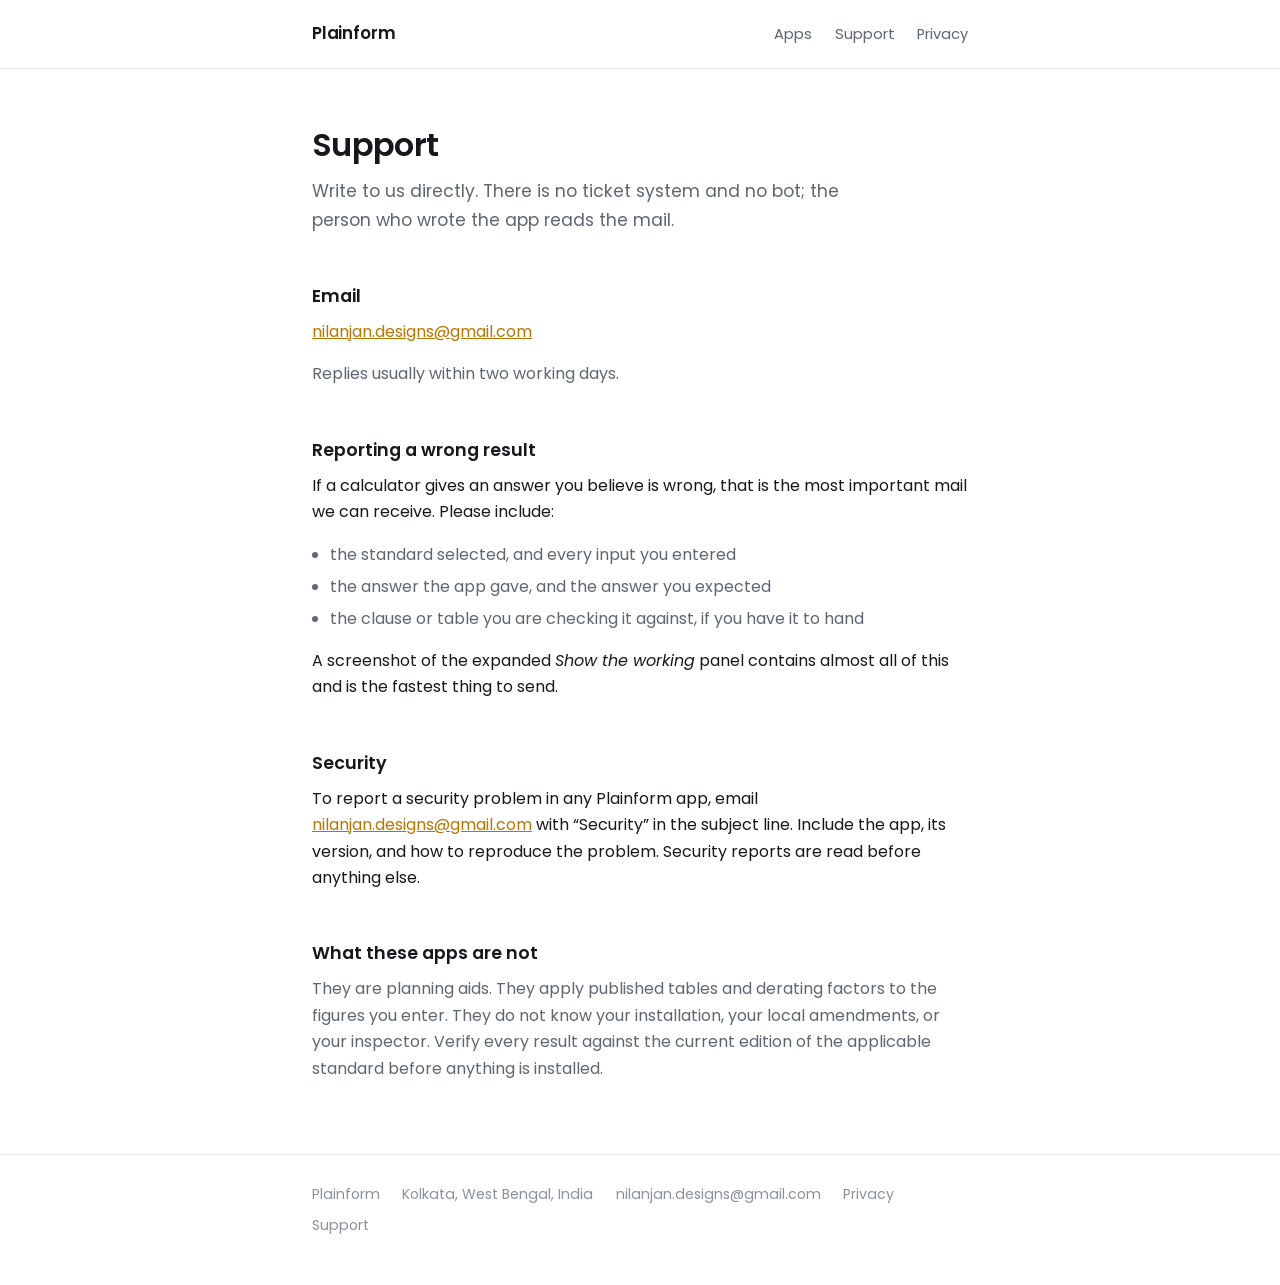
<file: support.html>
<!doctype html>
<html lang="en">
<meta charset="utf-8">
<meta name="viewport" content="width=device-width,initial-scale=1">
<title>Support — Plainform</title>
<meta name="description" content="Support and contact for Plainform applications.">
<link rel="icon" href="icon.png">
<link rel="preconnect" href="https://fonts.googleapis.com">
<link rel="preconnect" href="https://fonts.gstatic.com" crossorigin>
<link href="https://fonts.googleapis.com/css2?family=Poppins:wght@400;500;600&display=swap" rel="stylesheet">
<link rel="stylesheet" href="style.css">
<header><div class="wrap">
  <a class="brand" href="./">Plainform</a>
  <nav>
    <a href="./">Apps</a>
    <a href="support.html">Support</a>
    <a href="privacy.html">Privacy</a>
  </nav>
</div></header>
<main class="wrap">
<h1>Support</h1>
<p class="lead">
  Write to us directly. There is no ticket system and no bot; the person who
  wrote the app reads the mail.
</p>

<h2>Email</h2>
<p><a href="mailto:nilanjan.designs@gmail.com">nilanjan.designs@gmail.com</a></p>
<p class="muted">Replies usually within two working days.</p>

<h2>Reporting a wrong result</h2>
<p>
  If a calculator gives an answer you believe is wrong, that is the most
  important mail we can receive. Please include:
</p>
<ul class="plain">
  <li>the standard selected, and every input you entered</li>
  <li>the answer the app gave, and the answer you expected</li>
  <li>the clause or table you are checking it against, if you have it to hand</li>
</ul>
<p>
  A screenshot of the expanded <em>Show the working</em> panel contains almost
  all of this and is the fastest thing to send.
</p>

<h2>Security</h2>
<p>
  To report a security problem in any Plainform app, email
  <a href="mailto:nilanjan.designs@gmail.com?subject=Security">nilanjan.designs@gmail.com</a>
  with &ldquo;Security&rdquo; in the subject line. Include the app, its version,
  and how to reproduce the problem. Security reports are read before anything else.
</p>

<h2>What these apps are not</h2>
<p class="muted">
  They are planning aids. They apply published tables and derating factors to
  the figures you enter. They do not know your installation, your local
  amendments, or your inspector. Verify every result against the current
  edition of the applicable standard before anything is installed.
</p>
</main>
<footer><div class="wrap">
  <span>Plainform</span>
  <span>Kolkata, West Bengal, India</span>
  <a href="mailto:nilanjan.designs@gmail.com">nilanjan.designs@gmail.com</a>
  <a href="privacy.html">Privacy</a>
  <a href="support.html">Support</a>
</div></footer>
</html>
</file>
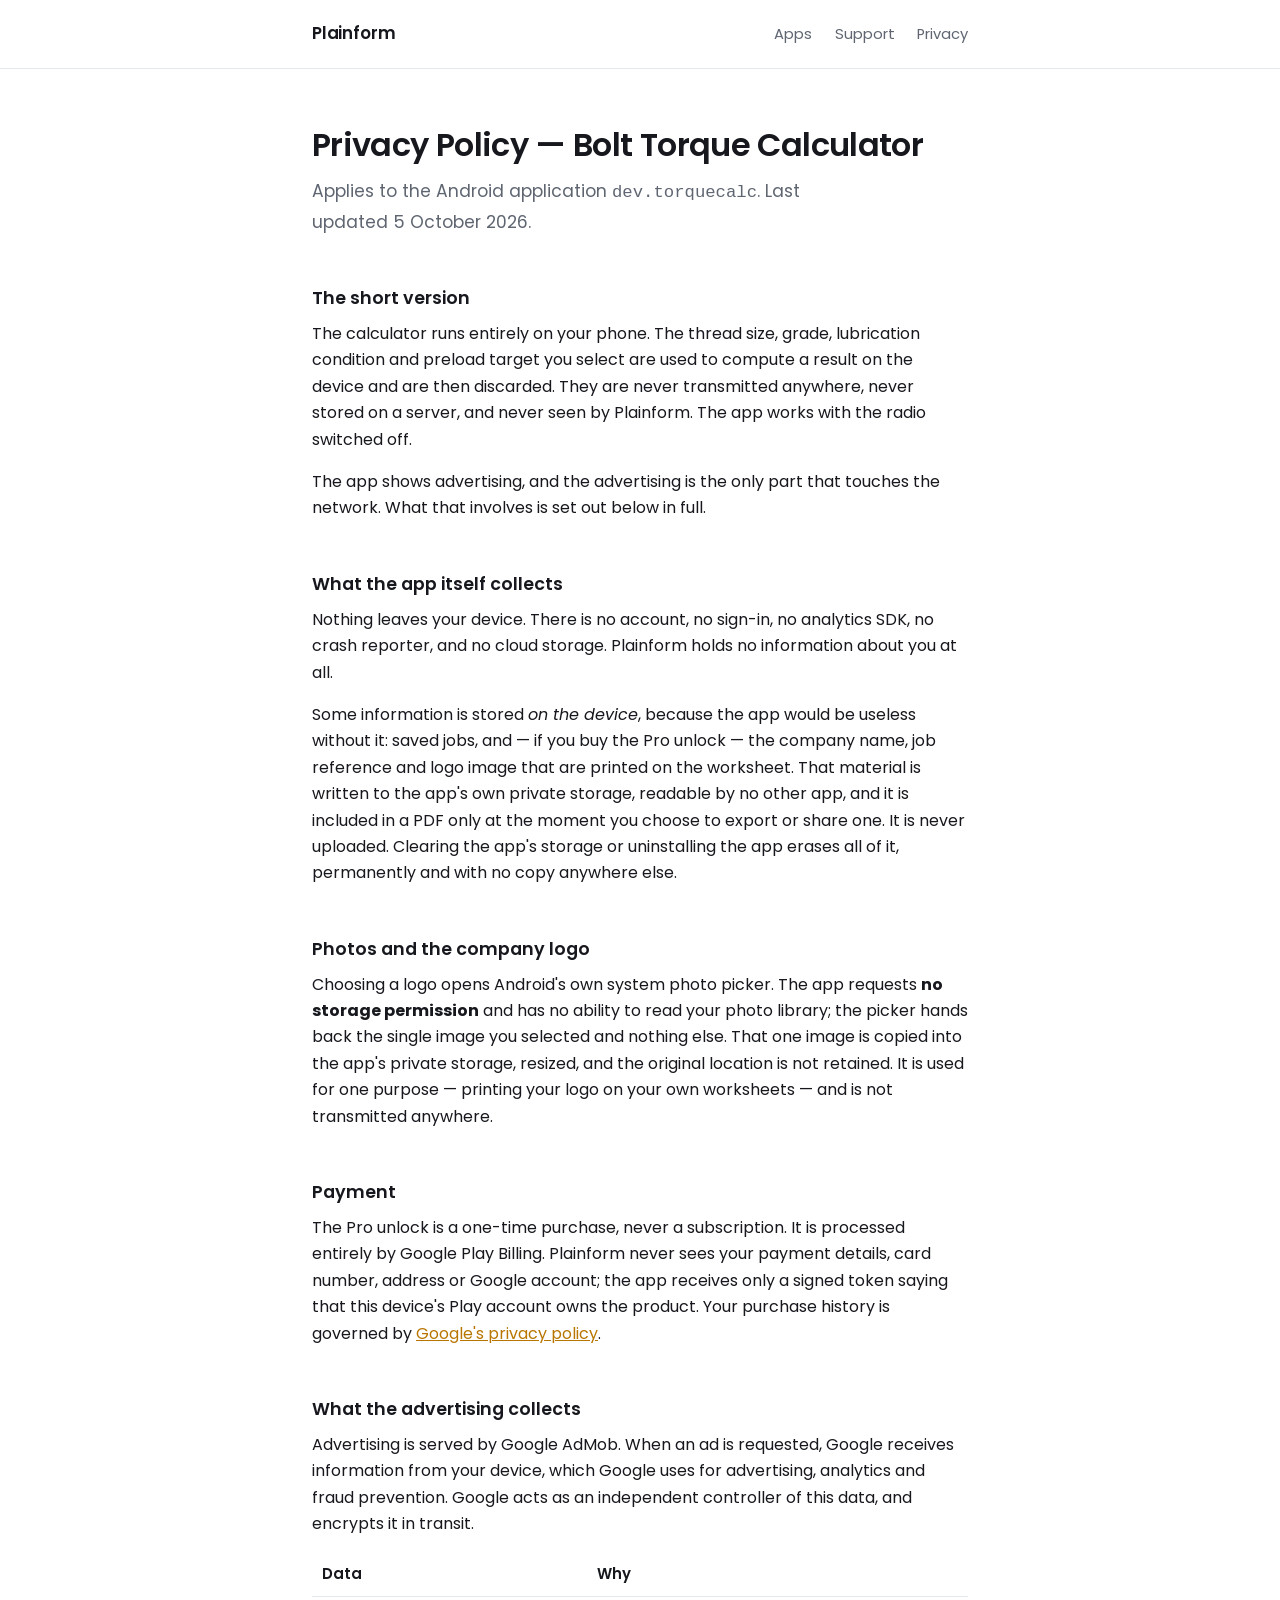
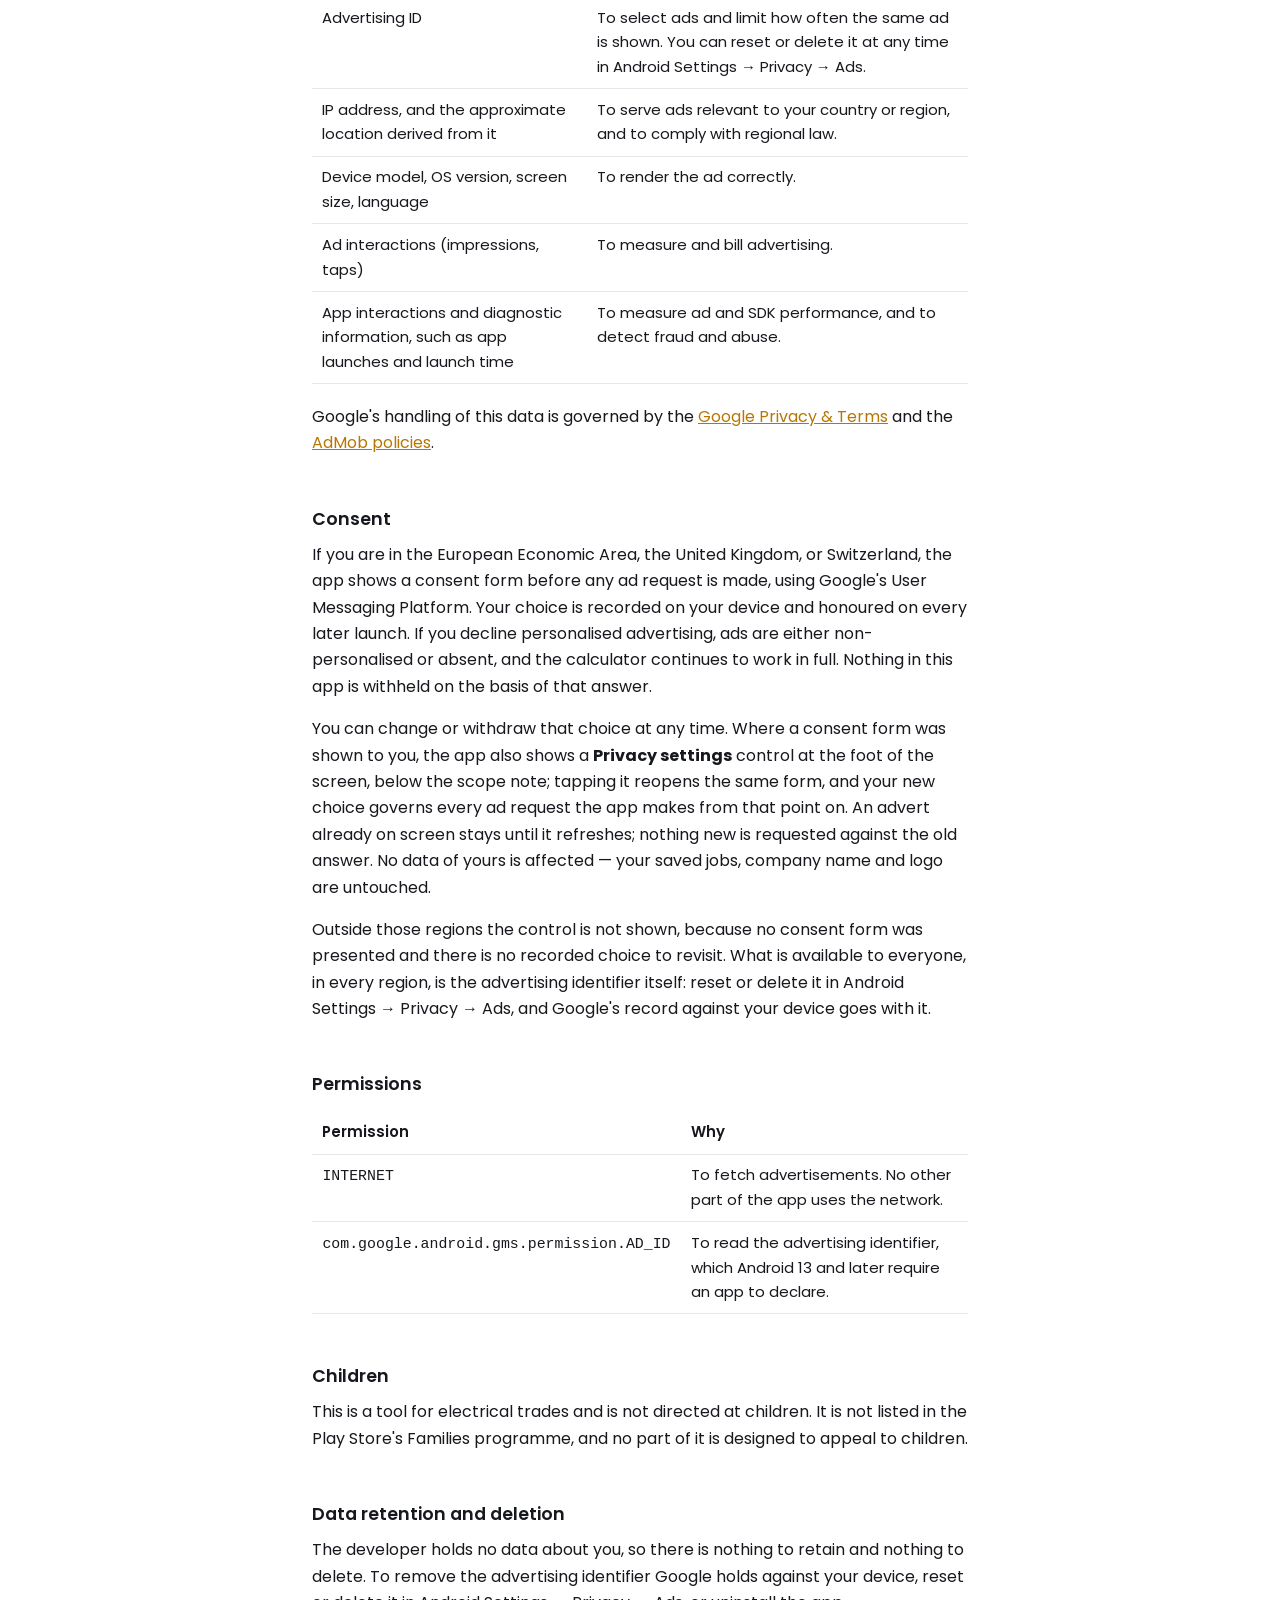
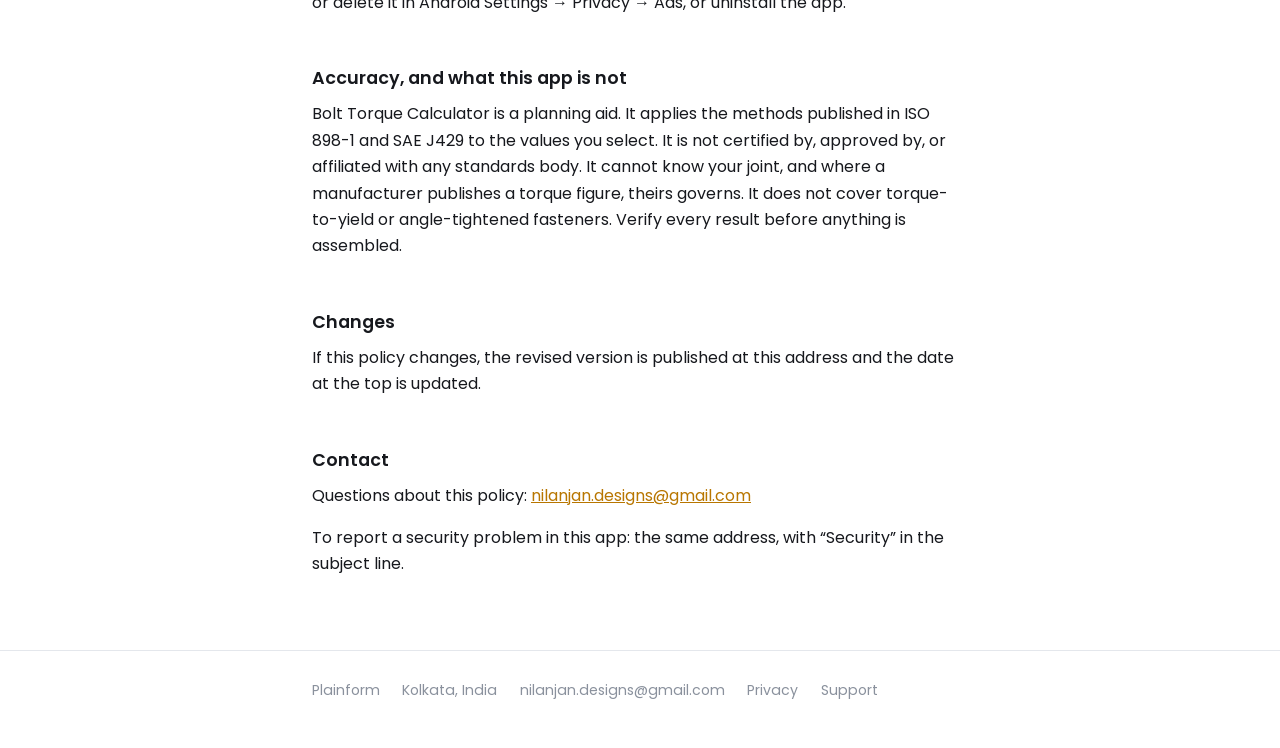
<file: torque-privacy.html>
<!doctype html>
<html lang="en">
<meta charset="utf-8">
<meta name="viewport" content="width=device-width,initial-scale=1">
<title>Privacy Policy — Bolt Torque Calculator — Plainform</title>
<meta name="description" content="Privacy policy for the Bolt Torque Calculator Android application by Plainform.">
<link rel="icon" href="icon.png">
<link rel="preconnect" href="https://fonts.googleapis.com">
<link rel="preconnect" href="https://fonts.gstatic.com" crossorigin>
<link href="https://fonts.googleapis.com/css2?family=Poppins:wght@400;500;600&display=swap" rel="stylesheet">
<link rel="stylesheet" href="style.css">
<header><div class="wrap">
  <a class="brand" href="./">Plainform</a>
  <nav>
    <a href="./">Apps</a>
    <a href="support.html">Support</a>
    <a href="privacy.html">Privacy</a>
  </nav>
</div></header>
<main class="wrap">
<h1>Privacy Policy — Bolt Torque Calculator</h1>
<p class="lead">Applies to the Android application <code>dev.torquecalc</code>. Last updated 5 October 2026.</p>

<h2>The short version</h2>
<p>
  The calculator runs entirely on your phone. The thread size, grade,
  lubrication condition and preload target you select are used to compute a
  result on the device and are then discarded.
  They are never transmitted anywhere, never stored on a server, and never
  seen by Plainform. The app works with the radio switched off.
</p>
<p>
  The app shows advertising, and the advertising is the only part that touches
  the network. What that involves is set out below in full.
</p>

<h2>What the app itself collects</h2>
<p>
  Nothing leaves your device. There is no account, no sign-in, no analytics
  SDK, no crash reporter, and no cloud storage. Plainform holds no information
  about you at all.
</p>
<p>
  Some information is stored <em>on the device</em>, because the app would be
  useless without it: saved jobs, and &mdash; if you buy the Pro unlock &mdash; the
  company name, job reference and logo image that are printed on the worksheet.
  That material is written to the app's own private storage, readable by no
  other app, and it is included in a PDF only at the moment you choose to
  export or share one. It is never uploaded. Clearing the app's storage or
  uninstalling the app erases all of it, permanently and with no copy anywhere
  else.
</p>

<h2>Photos and the company logo</h2>
<p>
  Choosing a logo opens Android's own system photo picker. The app requests
  <strong>no storage permission</strong> and has no ability to read your photo
  library; the picker hands back the single image you selected and nothing
  else. That one image is copied into the app's private storage, resized, and
  the original location is not retained. It is used for one purpose &mdash;
  printing your logo on your own worksheets &mdash; and is not transmitted
  anywhere.
</p>

<h2>Payment</h2>
<p>
  The Pro unlock is a one-time purchase, never a subscription. It is processed
  entirely by Google Play Billing. Plainform never sees your payment details,
  card number, address or Google account; the app receives only a signed token
  saying that this device's Play account owns the product. Your purchase
  history is governed by
  <a href="https://policies.google.com/privacy">Google's privacy policy</a>.
</p>

<h2>What the advertising collects</h2>
<p>
  Advertising is served by Google AdMob. When an ad is requested, Google
  receives information from your device, which Google uses for advertising,
  analytics and fraud prevention. Google acts as an independent controller of
  this data, and encrypts it in transit.
</p>
<table>
  <tr><th>Data</th><th>Why</th></tr>
  <tr><td>Advertising ID</td><td>To select ads and limit how often the same ad is shown. You can reset or delete it at any time in Android Settings → Privacy → Ads.</td></tr>
  <tr><td>IP address, and the approximate location derived from it</td><td>To serve ads relevant to your country or region, and to comply with regional law.</td></tr>
  <tr><td>Device model, OS version, screen size, language</td><td>To render the ad correctly.</td></tr>
  <tr><td>Ad interactions (impressions, taps)</td><td>To measure and bill advertising.</td></tr>
  <tr><td>App interactions and diagnostic information, such as app launches and launch time</td><td>To measure ad and SDK performance, and to detect fraud and abuse.</td></tr>
</table>
<p>
  Google's handling of this data is governed by the
  <a href="https://policies.google.com/technologies/partner-sites">Google Privacy &amp; Terms</a>
  and the
  <a href="https://support.google.com/admob/answer/6128543">AdMob policies</a>.
</p>

<h2>Consent</h2>
<p>
  If you are in the European Economic Area, the United Kingdom, or Switzerland,
  the app shows a consent form before any ad request is made, using Google's
  User Messaging Platform. Your choice is recorded on your device and honoured
  on every later launch. If you decline personalised advertising, ads are
  either non-personalised or absent, and the calculator continues to work in
  full. Nothing in this app is withheld on the basis of that answer.
</p>
<p>
  You can change or withdraw that choice at any time. Where a consent form was
  shown to you, the app also shows a <strong>Privacy settings</strong> control
  at the foot of the screen, below the scope note; tapping it reopens the same
  form, and your new choice governs every ad request the app makes from that
  point on. An advert already on screen stays until it refreshes; nothing new
  is requested against the old answer. No data of yours is affected — your
  saved jobs, company name and logo are untouched.
</p>
<p>
  Outside those regions the control is not shown, because no consent form was
  presented and there is no recorded choice to revisit. What is available to
  everyone, in every region, is the advertising identifier itself: reset or
  delete it in Android Settings → Privacy → Ads, and Google's record against
  your device goes with it.
</p>

<h2>Permissions</h2>
<table>
  <tr><th>Permission</th><th>Why</th></tr>
  <tr><td><code>INTERNET</code></td><td>To fetch advertisements. No other part of the app uses the network.</td></tr>
  <tr><td><code>com.google.android.gms.permission.AD_ID</code></td><td>To read the advertising identifier, which Android 13 and later require an app to declare.</td></tr>
</table>

<h2>Children</h2>
<p>
  This is a tool for electrical trades and is not directed at children. It is
  not listed in the Play Store's Families programme, and no part of it is
  designed to appeal to children.
</p>

<h2>Data retention and deletion</h2>
<p>
  The developer holds no data about you, so there is nothing to retain and
  nothing to delete. To remove the advertising identifier Google holds against
  your device, reset or delete it in Android Settings → Privacy → Ads, or
  uninstall the app.
</p>

<h2>Accuracy, and what this app is not</h2>
<p>
  Bolt Torque Calculator is a planning aid. It applies the methods published in
  ISO 898-1 and SAE J429 to the values you select. It is not certified by,
  approved by, or affiliated with any standards body. It cannot know your
  joint, and where a manufacturer publishes a torque figure, theirs governs.
  It does not cover torque-to-yield or angle-tightened fasteners. Verify every
  result before anything is assembled.
</p>

<h2>Changes</h2>
<p>
  If this policy changes, the revised version is published at this address and
  the date at the top is updated.
</p>

<h2>Contact</h2>
<p>Questions about this policy: <a href="mailto:nilanjan.designs@gmail.com">nilanjan.designs@gmail.com</a></p>
<p>To report a security problem in this app: the same address, with &ldquo;Security&rdquo; in the subject line.</p>
</main>
<footer><div class="wrap">
  <span>Plainform</span>
  <span>Kolkata, India</span>
  <a href="mailto:nilanjan.designs@gmail.com">nilanjan.designs@gmail.com</a>
  <a href="privacy.html">Privacy</a>
  <a href="support.html">Support</a>
</div></footer>
</html>
</file>
<file: style.css>
/* Plainform — deliberately plain.
   One accent colour, one font, generous whitespace, no decoration that does
   not carry information. A reviewer should be able to tell what this company
   is in four seconds. */
:root {
  --ink: #16181d;
  --muted: #5f6672;
  --faint: #8a919d;
  --line: #e4e7ec;
  --bg: #ffffff;
  --wash: #fafafb;
  --amber: #b87600;
}
* { box-sizing: border-box; }
html { -webkit-text-size-adjust: 100%; }
body {
  margin: 0;
  font-family: Poppins, -apple-system, BlinkMacSystemFont, "Segoe UI", Roboto, sans-serif;
  color: var(--ink);
  background: var(--bg);
  line-height: 1.65;
  font-size: 16px;
}
.wrap { max-width: 44rem; margin: 0 auto; padding: 0 1.5rem; }

header { border-bottom: 1px solid var(--line); }
header .wrap { display: flex; align-items: center; gap: 1.5rem; height: 68px; }
.brand { font-weight: 600; letter-spacing: -.01em; text-decoration: none; color: var(--ink); font-size: 1.05rem; }
nav { margin-left: auto; display: flex; gap: 1.4rem; }
nav a { color: var(--muted); text-decoration: none; font-size: .92rem; }
nav a:hover { color: var(--ink); }

h1 { font-size: 2rem; line-height: 1.25; font-weight: 600; letter-spacing: -.02em; margin: 3.5rem 0 .75rem; }
h2 { font-size: 1.1rem; font-weight: 600; margin: 3rem 0 .5rem; }
h3 { font-size: .98rem; font-weight: 600; margin: 2rem 0 .35rem; }
p { margin: 0 0 1rem; }
.lead { font-size: 1.08rem; color: var(--muted); max-width: 34rem; }
.muted { color: var(--muted); }
a { color: var(--amber); }

.rule { height: 1px; background: var(--line); margin: 3rem 0; border: 0; }

.app {
  display: flex; gap: 1.1rem; align-items: flex-start;
  border: 1px solid var(--line); border-radius: 12px;
  padding: 1.15rem 1.25rem; background: var(--wash);
}
.app img { width: 52px; height: 52px; border-radius: 12px; flex: none; }
.app h3 { margin: 0 0 .15rem; }
.app p { margin: 0; font-size: .93rem; color: var(--muted); }
.tag { display: inline-block; margin-top: .5rem; font-size: .78rem; color: var(--faint);
       border: 1px solid var(--line); border-radius: 100px; padding: .1rem .6rem; background: #fff; }

ul.plain { padding-left: 1.1rem; margin: 0 0 1rem; }
ul.plain li { margin-bottom: .35rem; color: var(--muted); }

table { border-collapse: collapse; width: 100%; font-size: .93rem; margin: .75rem 0 1.25rem; }
th, td { text-align: left; padding: .55rem .65rem; border-bottom: 1px solid var(--line); vertical-align: top; }
th { font-weight: 600; }
td.k { width: 38%; }

footer { border-top: 1px solid var(--line); margin-top: 4.5rem; padding: 1.75rem 0 3rem; }
footer .wrap { display: flex; flex-wrap: wrap; gap: .5rem 1.4rem; font-size: .88rem; color: var(--faint); }
footer a { color: var(--faint); text-decoration: none; }
footer a:hover { color: var(--ink); }

@media (max-width: 560px) {
  h1 { font-size: 1.6rem; margin-top: 2.5rem; }
  nav { gap: 1rem; }
  header .wrap { gap: 1rem; }
}
</file>
